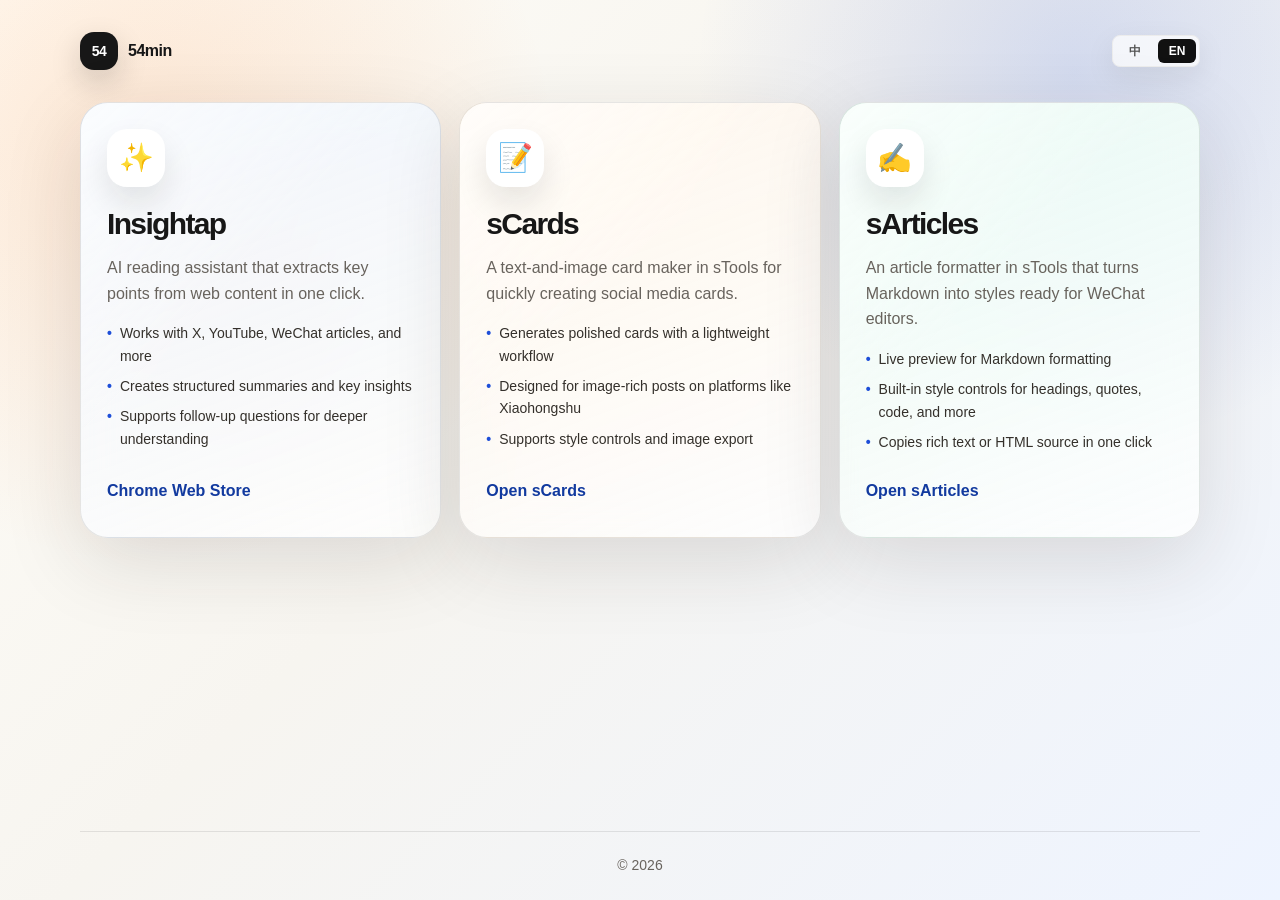
<file: index.html>
<!DOCTYPE html>
<html lang="zh-CN">
<head>
  <meta charset="UTF-8">
  <meta name="viewport" content="width=device-width, initial-scale=1.0">
  <meta name="description" content="54min: Lightweight tools for reading, writing, and publishing.">
  <title>54min</title>
  <link rel="icon" href="data:image/svg+xml,%3Csvg xmlns='http://www.w3.org/2000/svg' viewBox='0 0 64 64'%3E%3Ctext y='52' font-size='52'%3E%F0%9F%9A%80%3C/text%3E%3C/svg%3E">
  <style>
    :root {
      color-scheme: light;
      --bg: #f7f5f0;
      --text: #171717;
      --muted: #68635d;
      --card: rgba(255, 255, 255, 0.78);
      --card-strong: #ffffff;
      --line: rgba(23, 23, 23, 0.1);
      --accent: #1d4ed8;
      --accent-strong: #123a9f;
      --shadow: 0 24px 80px rgba(38, 34, 28, 0.13);
    }

    * {
      box-sizing: border-box;
    }

    body {
      margin: 0;
      min-height: 100vh;
      font-family: -apple-system, BlinkMacSystemFont, "Segoe UI", Roboto, "Noto Sans SC", "PingFang SC", "Microsoft YaHei", sans-serif;
      color: var(--text);
      background:
        radial-gradient(circle at 12% 18%, rgba(249, 115, 22, 0.16), transparent 30%),
        radial-gradient(circle at 84% 8%, rgba(29, 78, 216, 0.16), transparent 28%),
        linear-gradient(135deg, #fffdf7 0%, var(--bg) 44%, #eef4ff 100%);
      line-height: 1.6;
    }

    a {
      color: inherit;
      text-decoration: none;
    }

    a:focus-visible {
      outline: 3px solid rgba(29, 78, 216, 0.45);
      outline-offset: 4px;
      border-radius: 14px;
    }

    .page {
      display: flex;
      width: min(1120px, calc(100% - 40px));
      min-height: 100vh;
      flex-direction: column;
      margin: 0 auto;
      padding: 32px 0 24px;
    }

    main {
      flex: 1;
    }

    .nav {
      display: flex;
      align-items: center;
      justify-content: space-between;
      gap: 16px;
      margin-bottom: 32px;
    }

    .brand {
      display: inline-flex;
      align-items: center;
      gap: 10px;
      font-weight: 800;
      letter-spacing: -0.03em;
    }

    .brand-mark {
      display: grid;
      width: 38px;
      height: 38px;
      place-items: center;
      border-radius: 14px;
      background: #171717;
      color: #fff;
      box-shadow: 0 12px 30px rgba(23, 23, 23, 0.18);
      font-size: 14px;
    }

    .language-switch {
      display: flex;
      gap: 4px;
      padding: 3px;
      border: 1px solid #ececec;
      border-radius: 8px;
      background: rgba(255, 255, 255, 0.72);
      box-shadow: 0 10px 30px rgba(23, 23, 23, 0.08);
    }

    .language-switch button {
      min-width: 38px;
      padding: 4px 9px;
      border: 0;
      border-radius: 6px;
      background: transparent;
      color: #555;
      cursor: pointer;
      font: inherit;
      font-size: 12px;
      font-weight: 700;
      line-height: 1.4;
    }

    .language-switch button[aria-pressed="true"] {
      background: #111;
      color: #fff;
    }

    .language-switch button:focus-visible {
      outline: 3px solid rgba(29, 78, 216, 0.45);
      outline-offset: 2px;
    }

    .apps {
      display: grid;
      grid-template-columns: repeat(3, minmax(0, 1fr));
      gap: 18px;
    }

    .card {
      position: relative;
      display: flex;
      min-height: 300px;
      flex-direction: column;
      gap: 16px;
      overflow: hidden;
      padding: 26px;
      border: 1px solid var(--line);
      border-radius: 28px;
      background: var(--card);
      box-shadow: var(--shadow);
      backdrop-filter: blur(18px);
    }

    .card::before {
      content: "";
      position: absolute;
      inset: 0;
      pointer-events: none;
      background: linear-gradient(135deg, rgba(255, 255, 255, 0.7), transparent 42%);
    }

    .card > * {
      position: relative;
      z-index: 1;
    }

    .card.insightap {
      background: linear-gradient(160deg, rgba(239, 246, 255, 0.92), rgba(255, 255, 255, 0.74));
    }

    .card.scards {
      background: linear-gradient(160deg, rgba(255, 247, 237, 0.94), rgba(255, 255, 255, 0.76));
    }

    .card.sarticles {
      background: linear-gradient(160deg, rgba(236, 253, 245, 0.94), rgba(255, 255, 255, 0.76));
    }

    .app-icon {
      display: grid;
      width: 58px;
      height: 58px;
      place-items: center;
      border-radius: 20px;
      background: #fff;
      font-size: 28px;
      box-shadow: 0 16px 32px rgba(23, 23, 23, 0.1);
    }

    .card h3 {
      margin: 6px 0 0;
      font-size: 30px;
      line-height: 1;
      letter-spacing: -0.055em;
    }

    .card p {
      margin: 0;
      color: var(--muted);
    }

    .feature-list {
      display: grid;
      gap: 8px;
      margin: 0;
      padding: 0;
      color: #34302b;
      font-size: 14px;
      list-style: none;
    }

    .feature-list li {
      display: flex;
      gap: 8px;
    }

    .feature-list li::before {
      content: "•";
      color: var(--accent);
      font-weight: 900;
    }

    .text-link {
      display: inline-flex;
      width: fit-content;
      min-height: 42px;
      align-items: center;
      margin-top: auto;
      color: var(--accent-strong);
      font-weight: 800;
    }

    footer {
      margin-top: 40px;
      padding-top: 22px;
      border-top: 1px solid var(--line);
      color: var(--muted);
      font-size: 14px;
      text-align: center;
    }

    @media (max-width: 900px) {
      .apps {
        grid-template-columns: 1fr;
      }

      .card {
        min-height: auto;
      }
    }

    @media (max-width: 560px) {
      .page {
        width: min(100% - 28px, 1120px);
        padding-top: 24px;
      }

      .nav {
        align-items: flex-start;
        margin-bottom: 28px;
      }

      .card {
        padding: 22px;
        border-radius: 24px;
      }
    }
  </style>
</head>
<body>
  <div class="page">
    <header class="nav" data-i18n-attr="aria-label:navLabel" aria-label="Site navigation">
      <a class="brand" href="/sites/" data-i18n-attr="aria-label:homeLabel" aria-label="54min Home">
        <span class="brand-mark">54</span>
        <span>54min</span>
      </a>
      <div class="language-switch" role="group" data-i18n-attr="aria-label:languageLabel" aria-label="Language">
        <button type="button" data-locale="zh-CN" aria-pressed="false">中</button>
        <button type="button" data-locale="en" aria-pressed="false">EN</button>
      </div>
    </header>

    <main>
      <section data-i18n-attr="aria-label:appsLabel" aria-label="Apps">
        <div class="apps">
          <article class="card insightap">
            <span class="app-icon" aria-hidden="true">✨</span>
            <h3>Insightap</h3>
            <p data-i18n="insightap.description">AI reading assistant that extracts key points from web content in one click.</p>
            <ul class="feature-list">
              <li data-i18n="insightap.feature1">Works with X, YouTube, WeChat articles, and more</li>
              <li data-i18n="insightap.feature2">Creates structured summaries and key insights</li>
              <li data-i18n="insightap.feature3">Supports follow-up questions for deeper understanding</li>
            </ul>
            <a class="text-link" href="https://chromewebstore.google.com/search/insightap" target="_blank" rel="noreferrer">Chrome Web Store</a>
          </article>

          <article class="card scards">
            <span class="app-icon" aria-hidden="true">📝</span>
            <h3>sCards</h3>
            <p data-i18n="scards.description">A text-and-image card maker in sTools for quickly creating social media cards.</p>
            <ul class="feature-list">
              <li data-i18n="scards.feature1">Generates polished cards with a lightweight workflow</li>
              <li data-i18n="scards.feature2">Designed for image-rich posts on platforms like Xiaohongshu</li>
              <li data-i18n="scards.feature3">Supports style controls and image export</li>
            </ul>
            <a class="text-link" href="/sites/stools/#/scards" target="_blank" rel="noreferrer">Open sCards</a>
          </article>

          <article class="card sarticles">
            <span class="app-icon" aria-hidden="true">✍️</span>
            <h3>sArticles</h3>
            <p data-i18n="sarticles.description">An article formatter in sTools that turns Markdown into styles ready for WeChat editors.</p>
            <ul class="feature-list">
              <li data-i18n="sarticles.feature1">Live preview for Markdown formatting</li>
              <li data-i18n="sarticles.feature2">Built-in style controls for headings, quotes, code, and more</li>
              <li data-i18n="sarticles.feature3">Copies rich text or HTML source in one click</li>
            </ul>
            <a class="text-link" href="/sites/stools/#/sarticles" target="_blank" rel="noreferrer">Open sArticles</a>
          </article>
        </div>
      </section>
    </main>

    <footer>
      <span>© 2026</span>
    </footer>
  </div>

  <script>
    const LOCALE_KEY = "54min.locale";
    const SUPPORTED_LOCALES = ["zh-CN", "en"];
    const messages = {
      "zh-CN": {
        metaDescription: "54min：面向阅读、写作和内容发布的轻量工具集合。",
        navLabel: "站点导航",
        homeLabel: "54min 首页",
        languageLabel: "语言",
        appsLabel: "应用列表",
        insightap: {
          description: "AI 阅读助手，一键提取网页内容重点。",
          feature1: "支持 X、YouTube、微信公众号等内容",
          feature2: "生成结构化摘要和关键洞察",
          feature3: "支持继续追问和深入理解"
        },
        scards: {
          description: "sTools 中的图文卡片生成工具，快速制作适合社交媒体发布的内容卡片。",
          feature1: "轻量生成精致图文卡片",
          feature2: "适合小红书等图文发布场景",
          feature3: "支持样式配置和图片导出"
        },
        sarticles: {
          description: "sTools 中的文章排版工具，把 Markdown 内容转换为适合公众号编辑器的样式。",
          feature1: "实时预览 Markdown 排版效果",
          feature2: "内置标题、引用、代码等样式配置",
          feature3: "一键复制富文本或 HTML 源码"
        }
      },
      en: {
        metaDescription: "54min: Lightweight tools for reading, writing, and publishing.",
        navLabel: "Site navigation",
        homeLabel: "54min Home",
        languageLabel: "Language",
        appsLabel: "Apps",
        insightap: {
          description: "AI reading assistant that extracts key points from web content in one click.",
          feature1: "Works with X, YouTube, WeChat articles, and more",
          feature2: "Creates structured summaries and key insights",
          feature3: "Supports follow-up questions for deeper understanding"
        },
        scards: {
          description: "A text-and-image card maker in sTools for quickly creating social media cards.",
          feature1: "Generates polished cards with a lightweight workflow",
          feature2: "Designed for image-rich posts on platforms like Xiaohongshu",
          feature3: "Supports style controls and image export"
        },
        sarticles: {
          description: "An article formatter in sTools that turns Markdown into styles ready for WeChat editors.",
          feature1: "Live preview for Markdown formatting",
          feature2: "Built-in style controls for headings, quotes, code, and more",
          feature3: "Copies rich text or HTML source in one click"
        }
      }
    };

    function getMessage(locale, key) {
      return key.split(".").reduce((value, part) => value && value[part], messages[locale]);
    }

    function getStoredLocale() {
      try {
        const locale = localStorage.getItem(LOCALE_KEY);
        return SUPPORTED_LOCALES.includes(locale) ? locale : null;
      } catch {
        return null;
      }
    }

    function storeLocale(locale) {
      try {
        localStorage.setItem(LOCALE_KEY, locale);
      } catch {
        // Ignore storage errors in private browsing or restricted contexts.
      }
    }

    function detectLocale() {
      const storedLocale = getStoredLocale();
      if (storedLocale) return storedLocale;

      const browserLocales = [
        ...(Array.isArray(navigator.languages) ? navigator.languages : []),
        navigator.language
      ].filter(Boolean);
      const preferredLocale = browserLocales.find((locale) => typeof locale === "string");
      return preferredLocale && preferredLocale.toLowerCase().startsWith("zh") ? "zh-CN" : "en";
    }

    function applyLocale(locale) {
      const dictionary = messages[locale] || messages.en;
      document.documentElement.lang = locale;
      document.title = "54min";

      const metaDescription = document.querySelector('meta[name="description"]');
      if (metaDescription) {
        metaDescription.setAttribute("content", dictionary.metaDescription);
      }

      document.querySelectorAll("[data-i18n]").forEach((element) => {
        const text = getMessage(locale, element.dataset.i18n);
        if (typeof text === "string") element.textContent = text;
      });

      document.querySelectorAll("[data-i18n-attr]").forEach((element) => {
        element.dataset.i18nAttr.split(",").forEach((entry) => {
          const [attribute, key] = entry.split(":").map((value) => value.trim());
          const text = getMessage(locale, key);
          if (attribute && typeof text === "string") element.setAttribute(attribute, text);
        });
      });

      document.querySelectorAll("[data-locale]").forEach((button) => {
        button.setAttribute("aria-pressed", String(button.dataset.locale === locale));
      });
    }

    document.querySelectorAll("[data-locale]").forEach((button) => {
      button.addEventListener("click", () => {
        const locale = button.dataset.locale;
        if (!SUPPORTED_LOCALES.includes(locale)) return;
        storeLocale(locale);
        applyLocale(locale);
      });
    });

    applyLocale(detectLocale());
  </script>
</body>
</html>
</file>
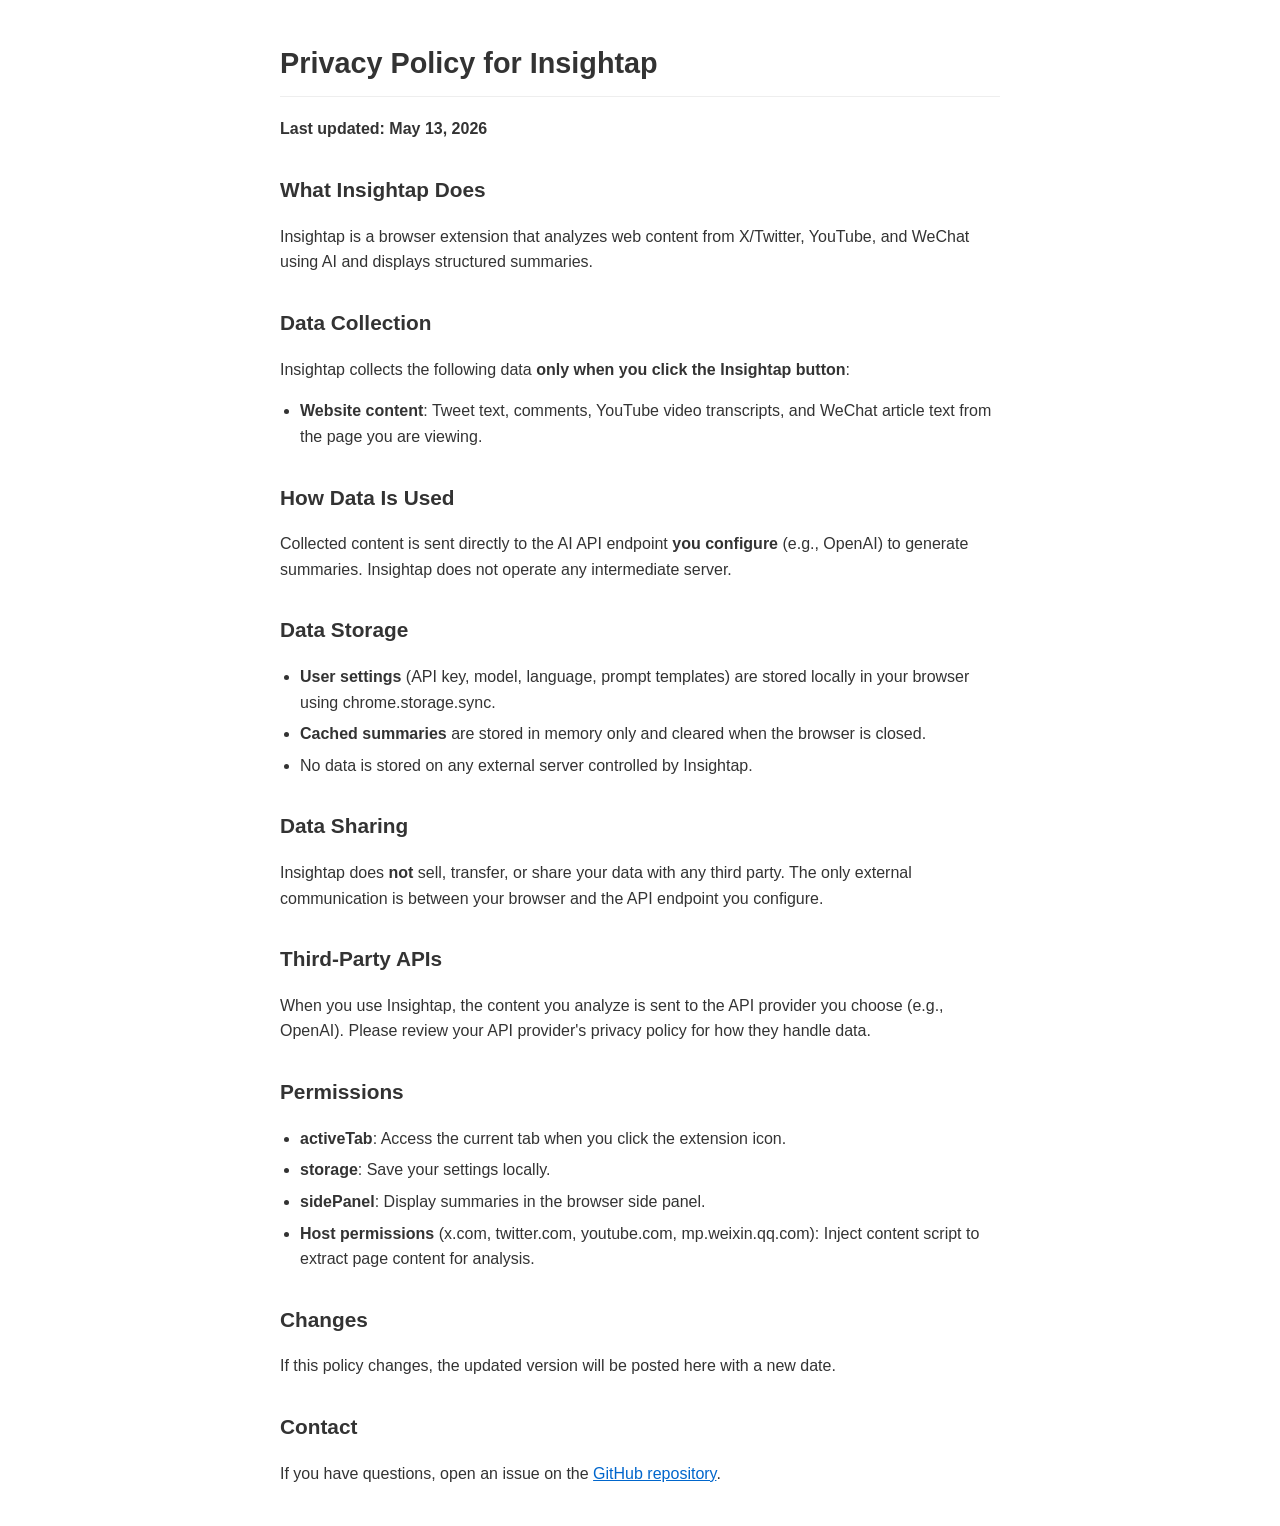
<file: ist_ext/privacy-policy.html>
<!DOCTYPE html>
<html lang="en">
<head>
  <meta charset="UTF-8">
  <meta name="viewport" content="width=device-width, initial-scale=1.0">
  <title>Privacy Policy - Insightap</title>
  <style>
    body { font-family: -apple-system, BlinkMacSystemFont, "Segoe UI", Roboto, sans-serif; max-width: 720px; margin: 40px auto; padding: 0 20px; line-height: 1.6; color: #333; }
    h1 { font-size: 1.8em; border-bottom: 1px solid #eee; padding-bottom: 10px; }
    h2 { font-size: 1.3em; margin-top: 1.5em; }
    ul { padding-left: 20px; }
    li { margin-bottom: 6px; }
    a { color: #0066cc; }
  </style>
</head>
<body>
  <h1>Privacy Policy for Insightap</h1>
  <p><strong>Last updated: May 13, 2026</strong></p>

  <h2>What Insightap Does</h2>
  <p>Insightap is a browser extension that analyzes web content from X/Twitter, YouTube, and WeChat using AI and displays structured summaries.</p>

  <h2>Data Collection</h2>
  <p>Insightap collects the following data <strong>only when you click the Insightap button</strong>:</p>
  <ul>
    <li><strong>Website content</strong>: Tweet text, comments, YouTube video transcripts, and WeChat article text from the page you are viewing.</li>
  </ul>

  <h2>How Data Is Used</h2>
  <p>Collected content is sent directly to the AI API endpoint <strong>you configure</strong> (e.g., OpenAI) to generate summaries. Insightap does not operate any intermediate server.</p>

  <h2>Data Storage</h2>
  <ul>
    <li><strong>User settings</strong> (API key, model, language, prompt templates) are stored locally in your browser using chrome.storage.sync.</li>
    <li><strong>Cached summaries</strong> are stored in memory only and cleared when the browser is closed.</li>
    <li>No data is stored on any external server controlled by Insightap.</li>
  </ul>

  <h2>Data Sharing</h2>
  <p>Insightap does <strong>not</strong> sell, transfer, or share your data with any third party. The only external communication is between your browser and the API endpoint you configure.</p>

  <h2>Third-Party APIs</h2>
  <p>When you use Insightap, the content you analyze is sent to the API provider you choose (e.g., OpenAI). Please review your API provider's privacy policy for how they handle data.</p>

  <h2>Permissions</h2>
  <ul>
    <li><strong>activeTab</strong>: Access the current tab when you click the extension icon.</li>
    <li><strong>storage</strong>: Save your settings locally.</li>
    <li><strong>sidePanel</strong>: Display summaries in the browser side panel.</li>
    <li><strong>Host permissions</strong> (x.com, twitter.com, youtube.com, mp.weixin.qq.com): Inject content script to extract page content for analysis.</li>
  </ul>

  <h2>Changes</h2>
  <p>If this policy changes, the updated version will be posted here with a new date.</p>

  <h2>Contact</h2>
  <p>If you have questions, open an issue on the <a href="https://github.com/foobarhe/sites">GitHub repository</a>.</p>
</body>
</html>
</file>
